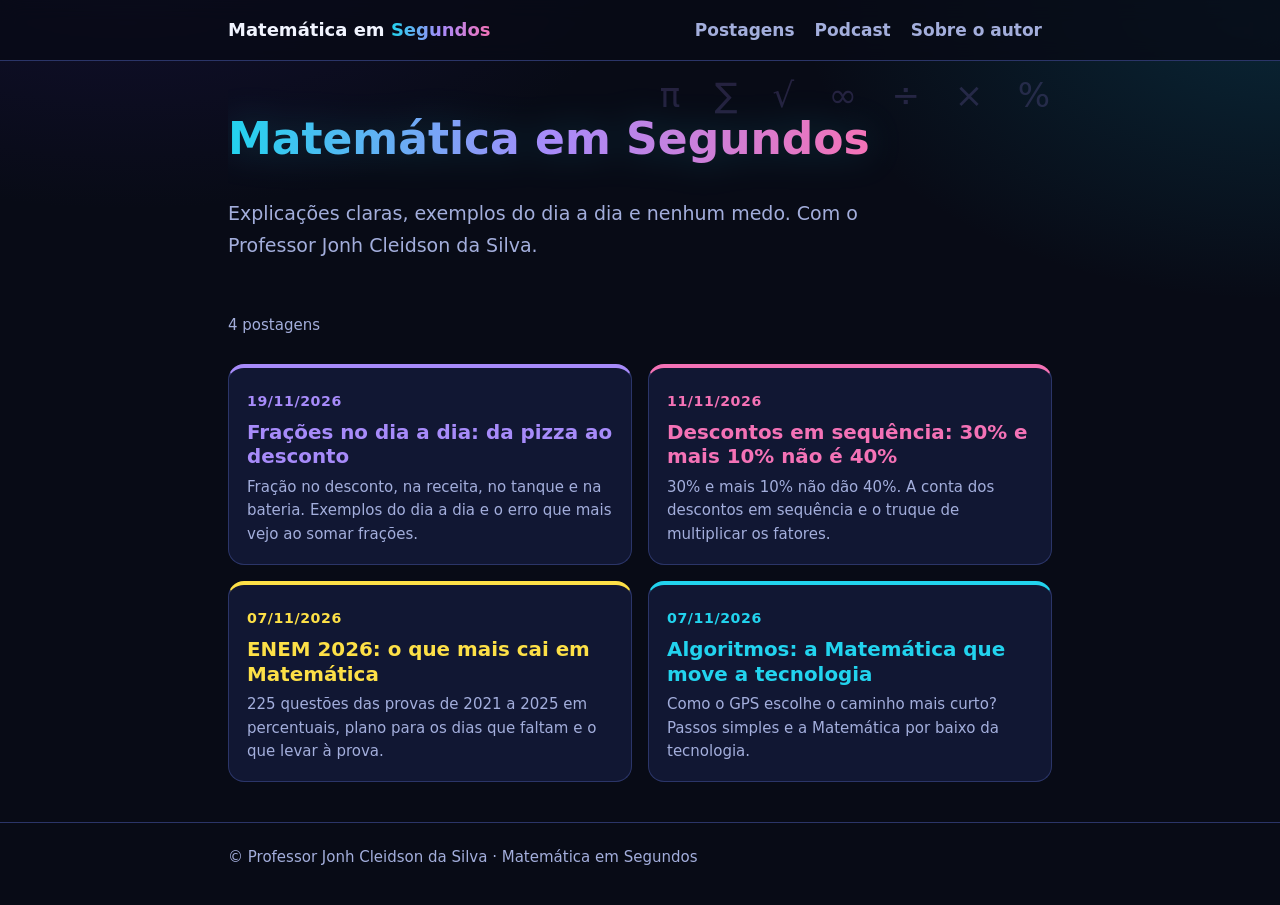
<file: index.html>
<!doctype html>
<html lang="pt-BR">
<head>
<meta charset="utf-8">
<meta name="viewport" content="width=device-width, initial-scale=1">
<title>Matemática em Segundos · Professor Jonh Cleidson da Silva</title>
<meta name="description" content="Matemática explicada com clareza, exemplos reais e sem medo. Textos do Professor Jonh Cleidson da Silva.">
<link rel="canonical" href="https://matematicaemsegundos.github.io/">
<meta property="og:type" content="website">
<meta property="og:locale" content="pt_BR">
<meta property="og:site_name" content="Matemática em Segundos">
<meta property="og:title" content="Matemática em Segundos · Professor Jonh Cleidson da Silva">
<meta property="og:description" content="Matemática explicada com clareza, exemplos reais e sem medo. Textos do Professor Jonh Cleidson da Silva.">
<meta property="og:url" content="https://matematicaemsegundos.github.io/">
<meta name="twitter:card" content="summary">
<script type="application/ld+json">{"@context": "https://schema.org", "@type": "WebSite", "name": "Matemática em Segundos", "inLanguage": "pt-BR", "url": "https://matematicaemsegundos.github.io/", "author": {"@type": "Person", "name": "Professor Jonh Cleidson da Silva"}}</script>
<link rel="stylesheet" href="assets/style.css">
</head>
<body>
<header class="top"><div class="wrap">
<a class="brand" href="./">Matemática em <b>Segundos</b></a>
<nav><a href="./">Postagens</a><a href="podcast.html">Podcast</a><a href="sobre.html">Sobre o autor</a></nav>
</div></header>
<main class="wrap">
<section class="hero">
<h1>Matemática em Segundos</h1>
<p>Explicações claras, exemplos do dia a dia e nenhum medo. Com o Professor Jonh Cleidson da Silva.</p>
</section>
<p class="meta" id="status"></p>
<div class="grid" id="lista"></div>
</main>
<footer><div class="wrap">© Professor Jonh Cleidson da Silva · Matemática em Segundos</div></footer>
<script type="application/json" id="posts">
[
{"arquivo":"posts/2026-11-19-fracoes-no-dia-a-dia.html","data":"2026-11-19","titulo":"Frações no dia a dia: da pizza ao desconto","resumo":"Fração no desconto, na receita, no tanque e na bateria. Exemplos do dia a dia e o erro que mais vejo ao somar frações.","cor":"--vi"},
{"arquivo":"posts/2026-11-11-descontos-em-sequencia.html","data":"2026-11-11","titulo":"Descontos em sequência: 30% e mais 10% não é 40%","resumo":"30% e mais 10% não dão 40%. A conta dos descontos em sequência e o truque de multiplicar os fatores.","cor":"--pk"},
{"arquivo":"posts/2026-11-07-enem-2026-matematica-o-que-mais-cai.html","data":"2026-11-07","titulo":"ENEM 2026: o que mais cai em Matemática","resumo":"225 questões das provas de 2021 a 2025 em percentuais, plano para os dias que faltam e o que levar à prova.","cor":"--ye"},
{"arquivo":"posts/2026-11-07-algoritmos-matematica-tecnologia.html","data":"2026-11-07","titulo":"Algoritmos: a Matemática que move a tecnologia","resumo":"Como o GPS escolhe o caminho mais curto? Passos simples e a Matemática por baixo da tecnologia.","cor":"--cy"}
]
</script>
<script>
(function(){
var posts=JSON.parse(document.getElementById('posts').textContent);
posts.sort(function(a,b){return b.data.localeCompare(a.data)});
var el=document.getElementById('lista'),st=document.getElementById('status');
function fmt(d){var p=d.split('-');return p[2]+'/'+p[1]+'/'+p[0]}
function esc(s){var x=document.createElement('div');x.textContent=s;return x.innerHTML}
if(!posts.length){el.innerHTML='<p class="empty">Ainda não há postagens. Volte em breve!</p>';return}
st.textContent=posts.length+(posts.length==1?' postagem':' postagens');
el.innerHTML=posts.map(function(p){return '<a class="card" style="--c:var('+p.cor+')" href="'+p.arquivo+'"><small>'+fmt(p.data)+'</small><h3>'+esc(p.titulo)+'</h3><p>'+esc(p.resumo)+'</p></a>'}).join('');
})();
</script>
</body>
</html>
</file>
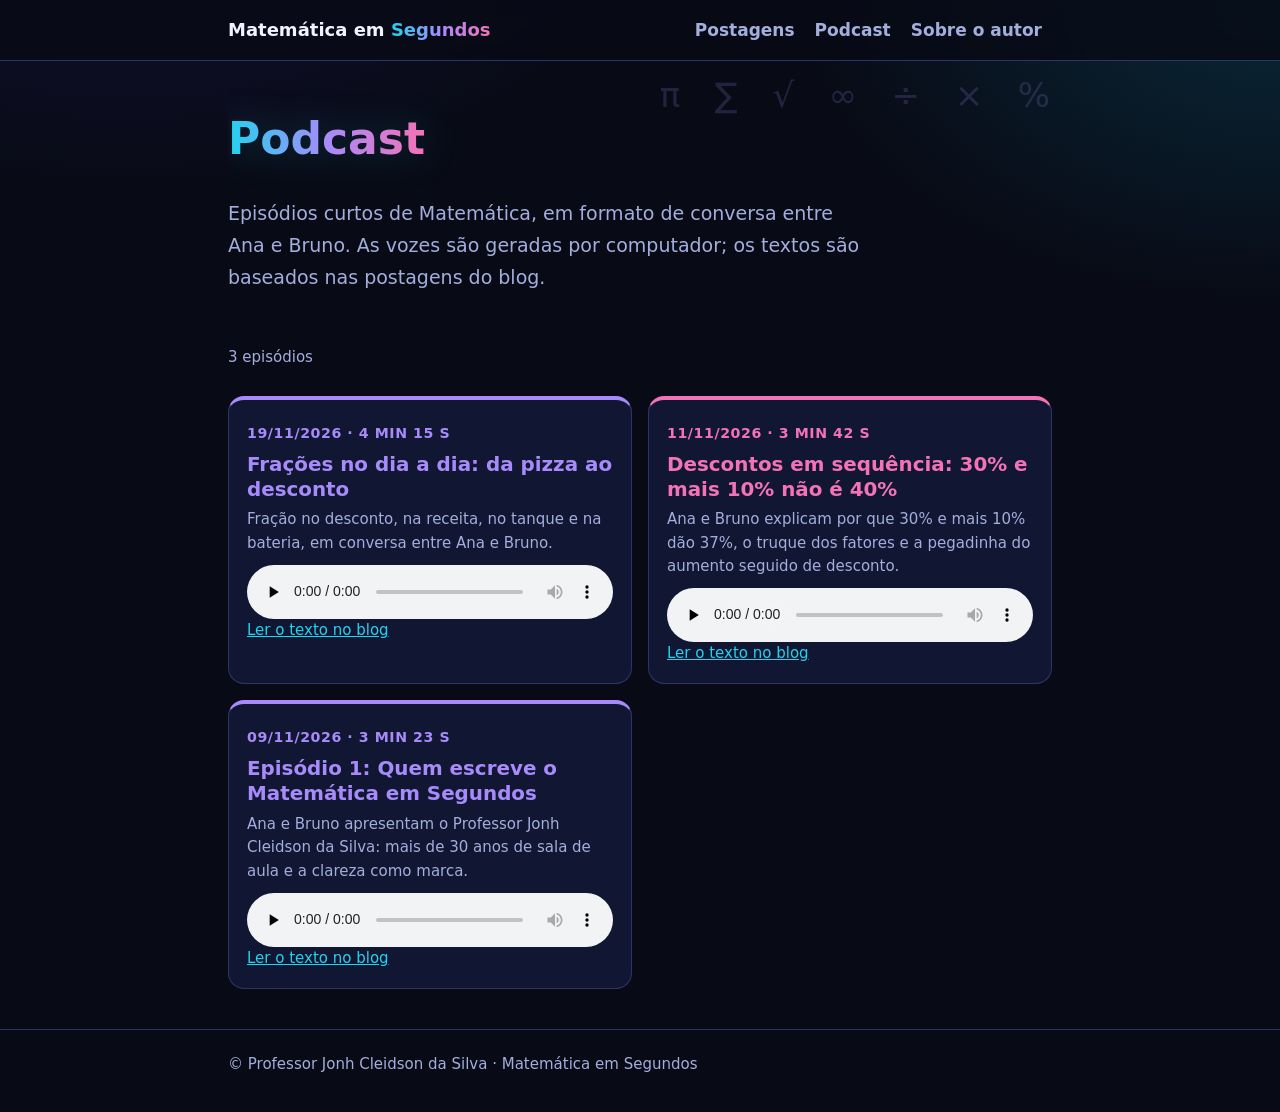
<file: podcast.html>
<!doctype html>
<html lang="pt-BR">
<head>
<meta charset="utf-8">
<meta name="viewport" content="width=device-width, initial-scale=1">
<title>Podcast · Matemática em Segundos</title>
<meta name="description" content="Episódios curtos de Matemática em formato de conversa: curiosidades, matemáticos famosos, paradoxos, conteúdos e Matemática e tecnologia.">
<link rel="canonical" href="https://matematicaemsegundos.github.io/podcast.html">
<meta property="og:type" content="website">
<meta property="og:locale" content="pt_BR">
<meta property="og:site_name" content="Matemática em Segundos">
<meta property="og:title" content="Podcast · Matemática em Segundos">
<meta property="og:description" content="Episódios curtos de Matemática em formato de conversa.">
<meta property="og:url" content="https://matematicaemsegundos.github.io/podcast.html">
<meta name="twitter:card" content="summary">
<link rel="stylesheet" href="assets/style.css">
</head>
<body>
<header class="top"><div class="wrap">
<a class="brand" href="./">Matemática em <b>Segundos</b></a>
<nav><a href="./">Postagens</a><a href="podcast.html">Podcast</a><a href="sobre.html">Sobre o autor</a></nav>
</div></header>
<main class="wrap">
<section class="hero">
<h1>Podcast</h1>
<p>Episódios curtos de Matemática, em formato de conversa entre Ana e Bruno. As vozes são geradas por computador; os textos são baseados nas postagens do blog.</p>
</section>
<p class="meta" id="status"></p>
<div class="grid" id="lista"></div>
</main>
<footer><div class="wrap">© Professor Jonh Cleidson da Silva · Matemática em Segundos</div></footer>
<script type="application/json" id="episodios">
[
{"data": "2026-11-09", "titulo": "Episódio 1: Quem escreve o Matemática em Segundos", "resumo": "Ana e Bruno apresentam o Professor Jonh Cleidson da Silva: mais de 30 anos de sala de aula e a clareza como marca.", "cor": "--vi", "duracao": "3 min 23 s", "audio": "assets/audio/2026-11-09-sobre-o-autor.mp3", "post": "sobre.html"},
{"data": "2026-11-11", "titulo": "Descontos em sequência: 30% e mais 10% não é 40%", "resumo": "Ana e Bruno explicam por que 30% e mais 10% dão 37%, o truque dos fatores e a pegadinha do aumento seguido de desconto.", "cor": "--pk", "duracao": "3 min 42 s", "audio": "assets/audio/2026-11-11-descontos-em-sequencia.mp3", "post": "posts/2026-11-11-descontos-em-sequencia.html"},
{"data": "2026-11-19", "titulo": "Frações no dia a dia: da pizza ao desconto", "resumo": "Fração no desconto, na receita, no tanque e na bateria, em conversa entre Ana e Bruno.", "cor": "--vi", "duracao": "4 min 15 s", "audio": "assets/audio/2026-11-19-fracoes-no-dia-a-dia.mp3", "post": "posts/2026-11-19-fracoes-no-dia-a-dia.html"}
]
</script>
<script>
(function(){
var eps=JSON.parse(document.getElementById('episodios').textContent);
eps.sort(function(a,b){return b.data.localeCompare(a.data)});
var el=document.getElementById('lista'),st=document.getElementById('status');
function fmt(d){var p=d.split('-');return p[2]+'/'+p[1]+'/'+p[0]}
function esc(s){var x=document.createElement('div');x.textContent=s;return x.innerHTML}
if(!eps.length){el.innerHTML='<p class="empty">Os primeiros episódios chegam em breve. Volte logo!</p>';return}
st.textContent=eps.length+(eps.length==1?' episódio':' episódios');
el.innerHTML=eps.map(function(e){return '<div class="card" style="--c:var('+e.cor+')"><small>'+fmt(e.data)+' · '+esc(e.duracao)+'</small><h3>'+esc(e.titulo)+'</h3><p>'+esc(e.resumo)+'</p><audio controls preload="none" src="'+e.audio+'"></audio>'+(e.post?'<p><a href="'+e.post+'">Ler o texto no blog</a></p>':'')+'</div>'}).join('');
})();
</script>
</body>
</html>
</file>
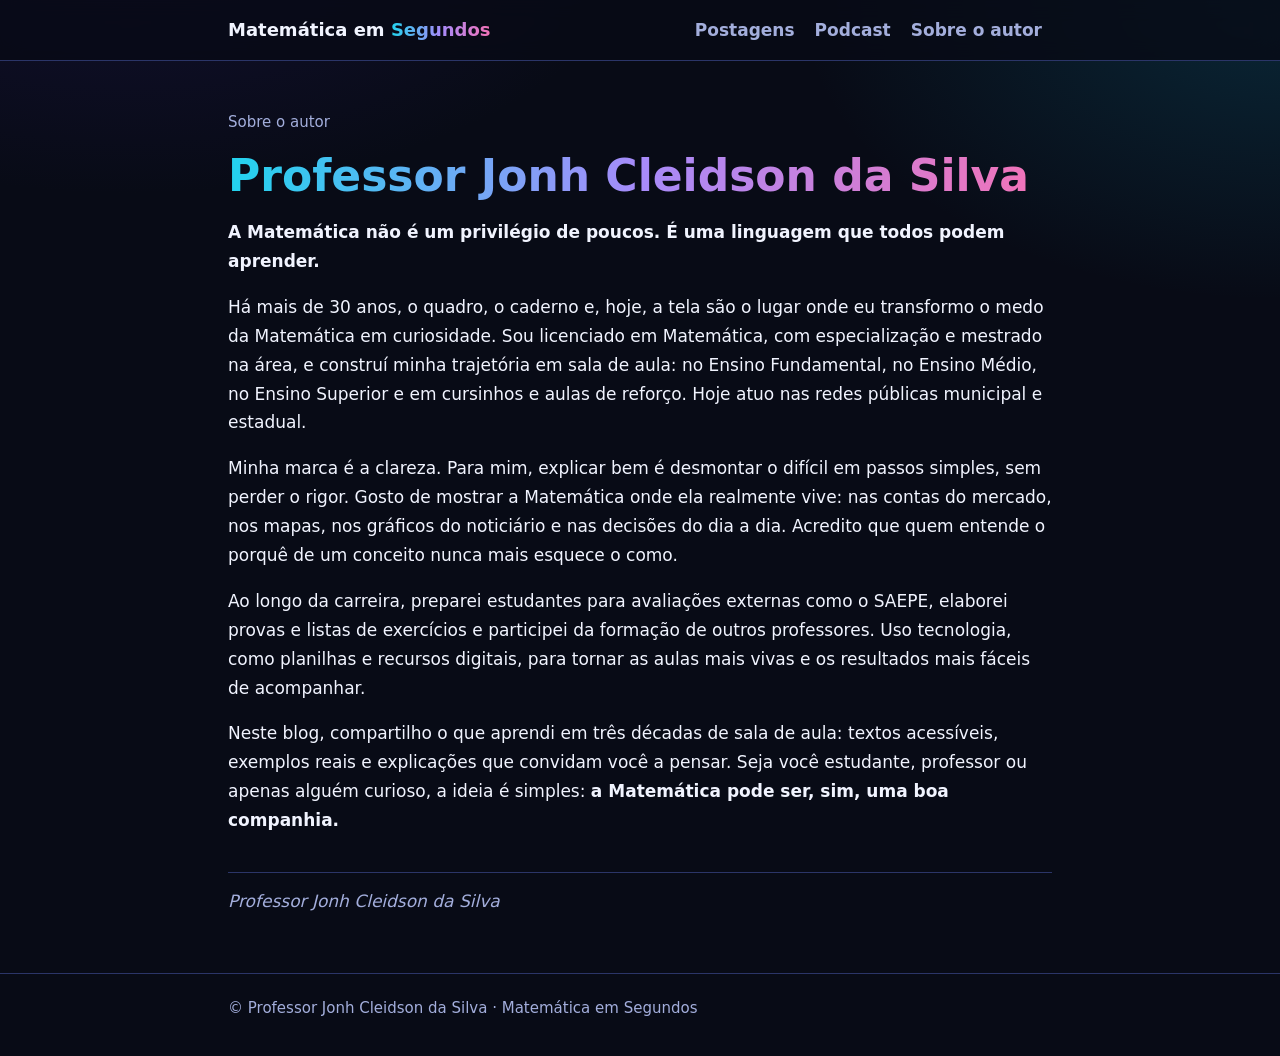
<file: sobre.html>
<!doctype html>
<html lang="pt-BR">
<head>
<meta charset="utf-8">
<meta name="viewport" content="width=device-width, initial-scale=1">
<title>Sobre o autor · Matemática em Segundos</title>
<meta name="description" content="Professor Jonh Cleidson da Silva: licenciado em Matemática, com especialização e mestrado, mais de 30 anos de sala de aula nas redes públicas.">
<link rel="canonical" href="https://matematicaemsegundos.github.io/sobre.html">
<meta property="og:type" content="website">
<meta property="og:locale" content="pt_BR">
<meta property="og:site_name" content="Matemática em Segundos">
<meta property="og:title" content="Sobre o autor · Matemática em Segundos">
<meta property="og:description" content="Matemática explicada com clareza, exemplos reais e sem medo. Textos do Professor Jonh Cleidson da Silva.">
<meta property="og:url" content="https://matematicaemsegundos.github.io/sobre.html">
<meta name="twitter:card" content="summary">
<script type="application/ld+json">{"@context": "https://schema.org", "@type": "AboutPage", "name": "Matemática em Segundos", "inLanguage": "pt-BR", "url": "https://matematicaemsegundos.github.io/sobre.html", "author": {"@type": "Person", "name": "Professor Jonh Cleidson da Silva"}}</script>
<link rel="stylesheet" href="assets/style.css">
</head>
<body>
<header class="top"><div class="wrap">
<a class="brand" href="./">Matemática em <b>Segundos</b></a>
<nav><a href="./">Postagens</a><a href="podcast.html">Podcast</a><a href="sobre.html">Sobre o autor</a></nav>
</div></header>
<main class="wrap"><article style="--c:var(--vi)">
<p class="meta">Sobre o autor</p>
<h1>Professor Jonh Cleidson da Silva</h1>
<p><strong>A Matemática não é um privilégio de poucos. É uma linguagem que todos podem aprender.</strong></p>
<p>Há mais de 30 anos, o quadro, o caderno e, hoje, a tela são o lugar onde eu transformo o medo da Matemática em curiosidade. Sou licenciado em Matemática, com especialização e mestrado na área, e construí minha trajetória em sala de aula: no Ensino Fundamental, no Ensino Médio, no Ensino Superior e em cursinhos e aulas de reforço. Hoje atuo nas redes públicas municipal e estadual.</p>
<p>Minha marca é a clareza. Para mim, explicar bem é desmontar o difícil em passos simples, sem perder o rigor. Gosto de mostrar a Matemática onde ela realmente vive: nas contas do mercado, nos mapas, nos gráficos do noticiário e nas decisões do dia a dia. Acredito que quem entende o porquê de um conceito nunca mais esquece o como.</p>
<p>Ao longo da carreira, preparei estudantes para avaliações externas como o SAEPE, elaborei provas e listas de exercícios e participei da formação de outros professores. Uso tecnologia, como planilhas e recursos digitais, para tornar as aulas mais vivas e os resultados mais fáceis de acompanhar.</p>
<p>Neste blog, compartilho o que aprendi em três décadas de sala de aula: textos acessíveis, exemplos reais e explicações que convidam você a pensar. Seja você estudante, professor ou apenas alguém curioso, a ideia é simples: <strong>a Matemática pode ser, sim, uma boa companhia.</strong></p>
<p class="sig">Professor Jonh Cleidson da Silva</p>
</article></main>
<footer><div class="wrap">© Professor Jonh Cleidson da Silva · Matemática em Segundos</div></footer>
</body>
</html>
</file>
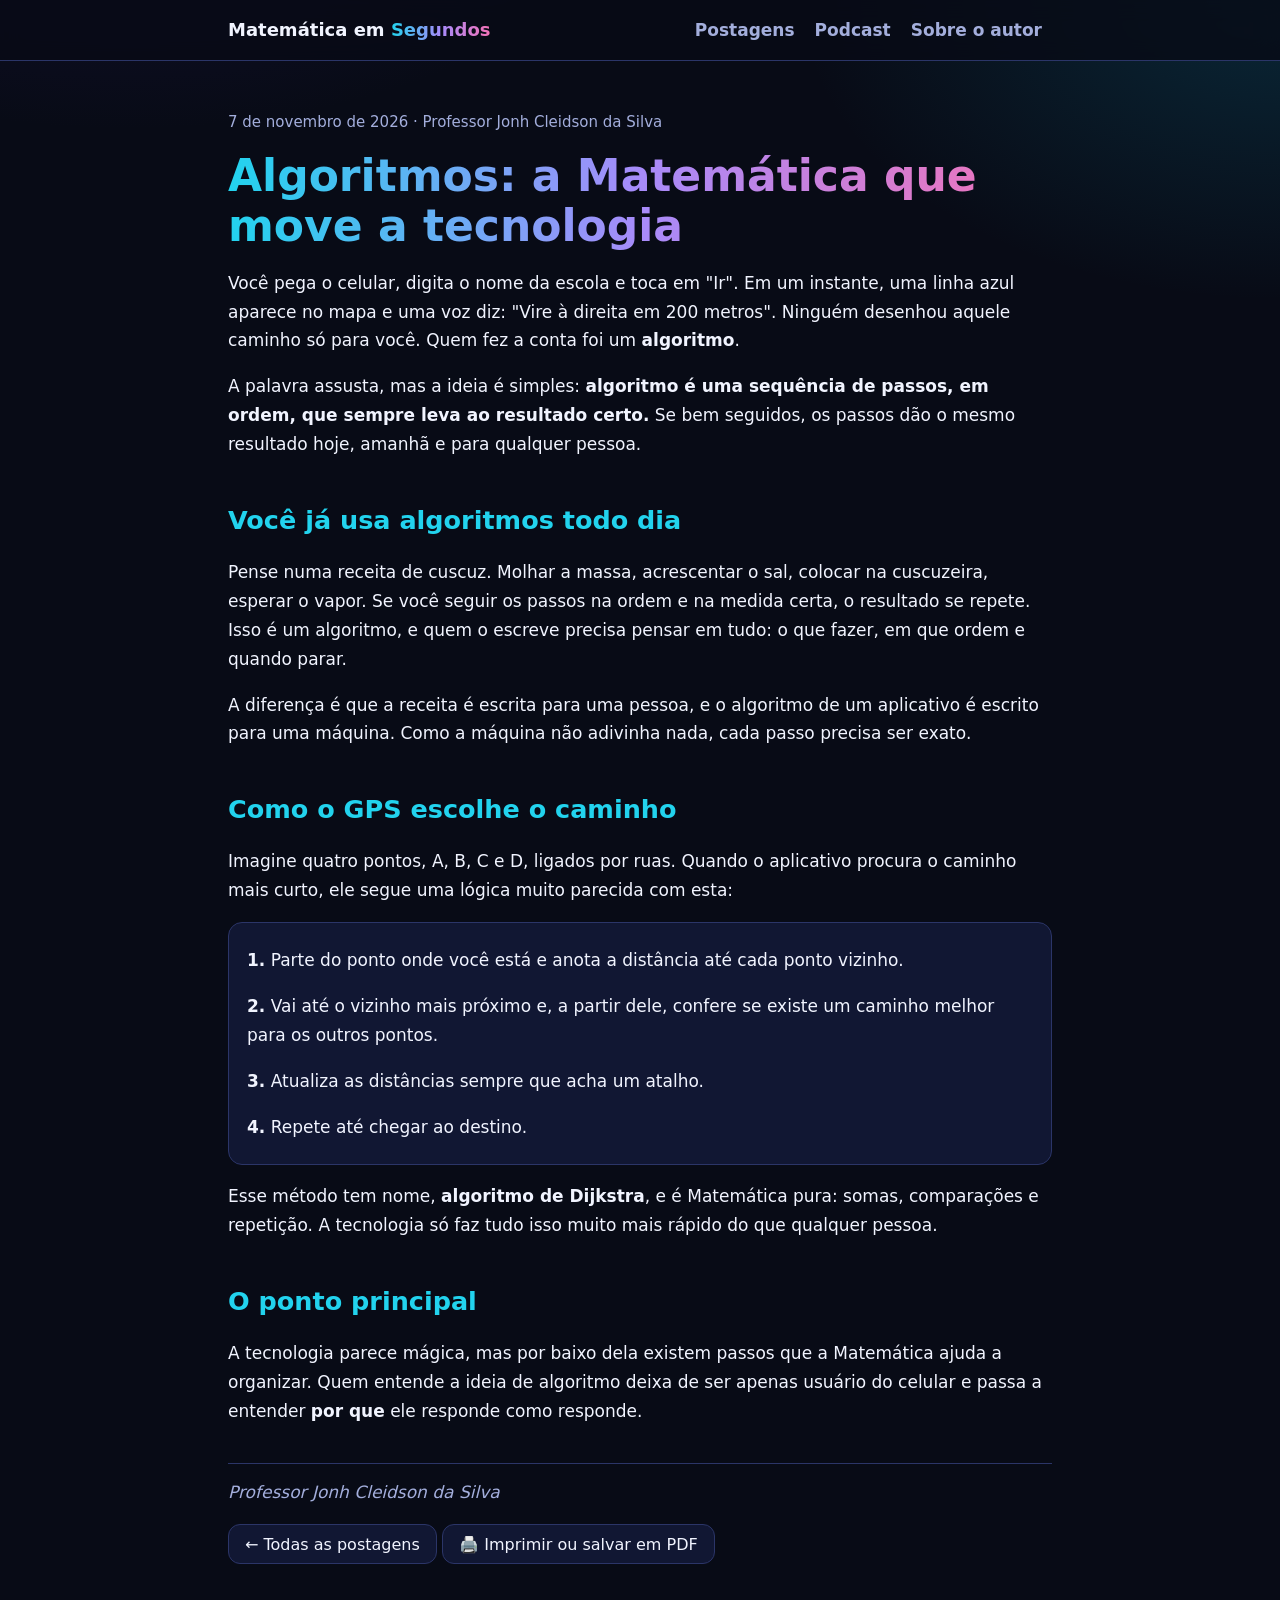
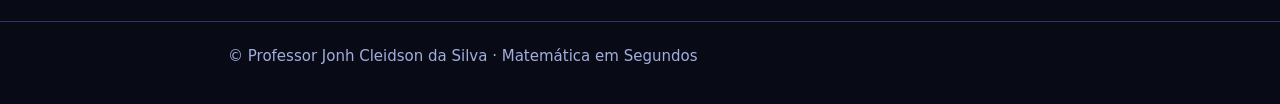
<file: posts/2026-11-07-algoritmos-matematica-tecnologia.html>
<!doctype html>
<html lang="pt-BR">
<head>
<meta charset="utf-8">
<meta name="viewport" content="width=device-width, initial-scale=1">
<title>Algoritmos: a Matemática que move a tecnologia · Matemática em Segundos</title>
<meta name="description" content="Como o GPS escolhe o caminho mais curto? Por trás da tecnologia há passos simples, e a Matemática ajuda a organizá-los.">
<link rel="canonical" href="https://matematicaemsegundos.github.io/posts/2026-11-07-algoritmos-matematica-tecnologia.html">
<meta property="og:type" content="article">
<meta property="og:locale" content="pt_BR">
<meta property="og:site_name" content="Matemática em Segundos">
<meta property="og:title" content="Algoritmos: a Matemática que move a tecnologia · Matemática em Segundos">
<meta property="og:description" content="Como o GPS escolhe o caminho mais curto? Por trás da tecnologia há passos simples, e a Matemática ajuda a organizá-los.">
<meta property="og:url" content="https://matematicaemsegundos.github.io/posts/2026-11-07-algoritmos-matematica-tecnologia.html">
<meta name="twitter:card" content="summary">
<script type="application/ld+json">{"@context": "https://schema.org", "@type": "Article", "headline": "Algoritmos: a Matemática que move a tecnologia", "description": "Como o GPS escolhe o caminho mais curto? Por trás da tecnologia há passos simples, e a Matemática ajuda a organizá-los.", "inLanguage": "pt-BR", "datePublished": "2026-11-07", "author": {"@type": "Person", "name": "Professor Jonh Cleidson da Silva"}, "publisher": {"@type": "Organization", "name": "Matemática em Segundos"}, "mainEntityOfPage": "https://matematicaemsegundos.github.io/posts/2026-11-07-algoritmos-matematica-tecnologia.html"}</script>
<link rel="stylesheet" href="../assets/style.css">
</head>
<body>
<header class="top"><div class="wrap">
<a class="brand" href="../">Matemática em <b>Segundos</b></a>
<nav><a href="../">Postagens</a><a href="../podcast.html">Podcast</a><a href="../sobre.html">Sobre o autor</a></nav>
</div></header>
<main class="wrap"><article>
<p class="meta">7 de novembro de 2026 · Professor Jonh Cleidson da Silva</p>
<h1>Algoritmos: a Matemática que move a tecnologia</h1>

<p>Você pega o celular, digita o nome da escola e toca em "Ir". Em um instante, uma linha azul aparece no mapa e uma voz diz: "Vire à direita em 200 metros". Ninguém desenhou aquele caminho só para você. Quem fez a conta foi um <strong>algoritmo</strong>.</p>

<p>A palavra assusta, mas a ideia é simples: <strong>algoritmo é uma sequência de passos, em ordem, que sempre leva ao resultado certo.</strong> Se bem seguidos, os passos dão o mesmo resultado hoje, amanhã e para qualquer pessoa.</p>

<h2>Você já usa algoritmos todo dia</h2>
<p>Pense numa receita de cuscuz. Molhar a massa, acrescentar o sal, colocar na cuscuzeira, esperar o vapor. Se você seguir os passos na ordem e na medida certa, o resultado se repete. Isso é um algoritmo, e quem o escreve precisa pensar em tudo: o que fazer, em que ordem e quando parar.</p>
<p>A diferença é que a receita é escrita para uma pessoa, e o algoritmo de um aplicativo é escrito para uma máquina. Como a máquina não adivinha nada, cada passo precisa ser exato.</p>

<h2>Como o GPS escolhe o caminho</h2>
<p>Imagine quatro pontos, A, B, C e D, ligados por ruas. Quando o aplicativo procura o caminho mais curto, ele segue uma lógica muito parecida com esta:</p>
<div class="ex">
<p><strong>1.</strong> Parte do ponto onde você está e anota a distância até cada ponto vizinho.</p>
<p><strong>2.</strong> Vai até o vizinho mais próximo e, a partir dele, confere se existe um caminho melhor para os outros pontos.</p>
<p><strong>3.</strong> Atualiza as distâncias sempre que acha um atalho.</p>
<p><strong>4.</strong> Repete até chegar ao destino.</p>
</div>
<p>Esse método tem nome, <strong>algoritmo de Dijkstra</strong>, e é Matemática pura: somas, comparações e repetição. A tecnologia só faz tudo isso muito mais rápido do que qualquer pessoa.</p>

<h2>O ponto principal</h2>
<p>A tecnologia parece mágica, mas por baixo dela existem passos que a Matemática ajuda a organizar. Quem entende a ideia de algoritmo deixa de ser apenas usuário do celular e passa a entender <strong>por que</strong> ele responde como responde.</p>

<p class="sig">Professor Jonh Cleidson da Silva</p>
<p class="noprint"><a class="btn" href="../">← Todas as postagens</a> <button class="btn" onclick="window.print()">🖨️ Imprimir ou salvar em PDF</button></p>
</article></main>
<footer><div class="wrap">© Professor Jonh Cleidson da Silva · Matemática em Segundos</div></footer>
</body>
</html>
</file>
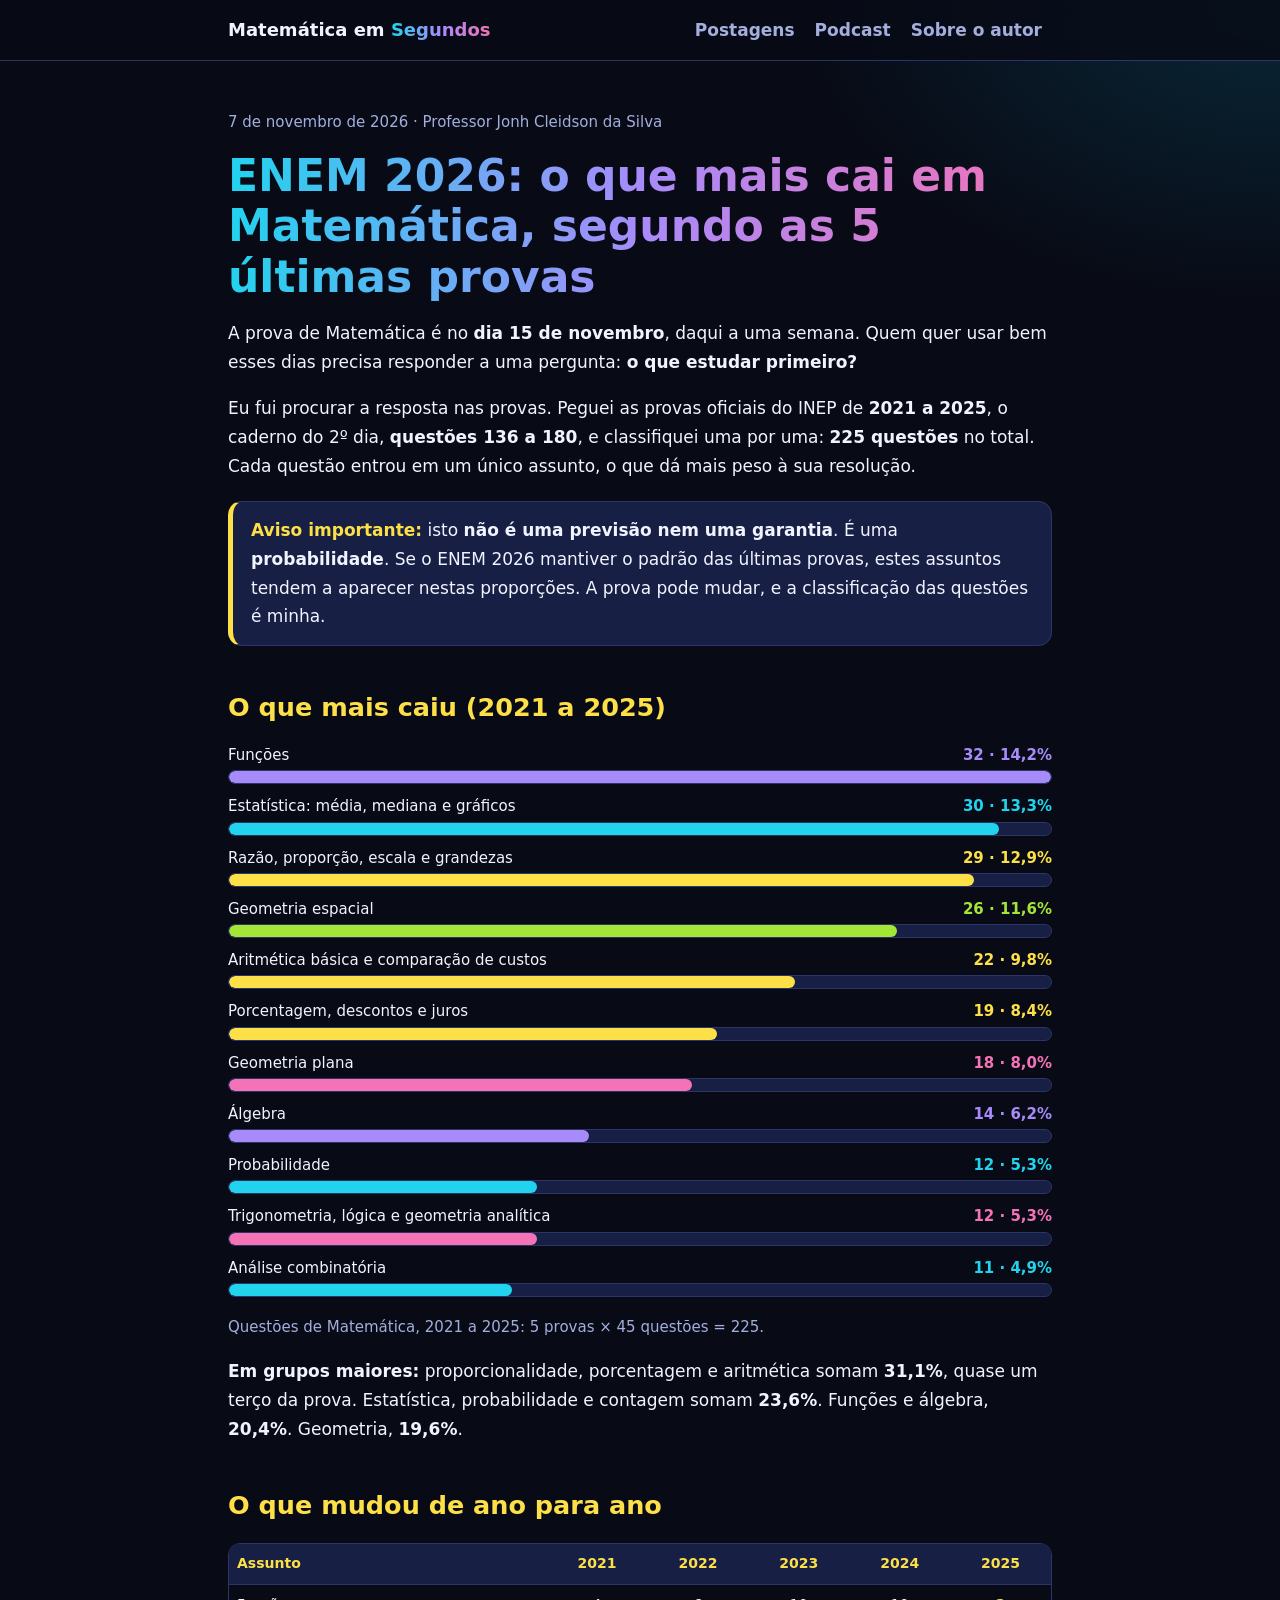
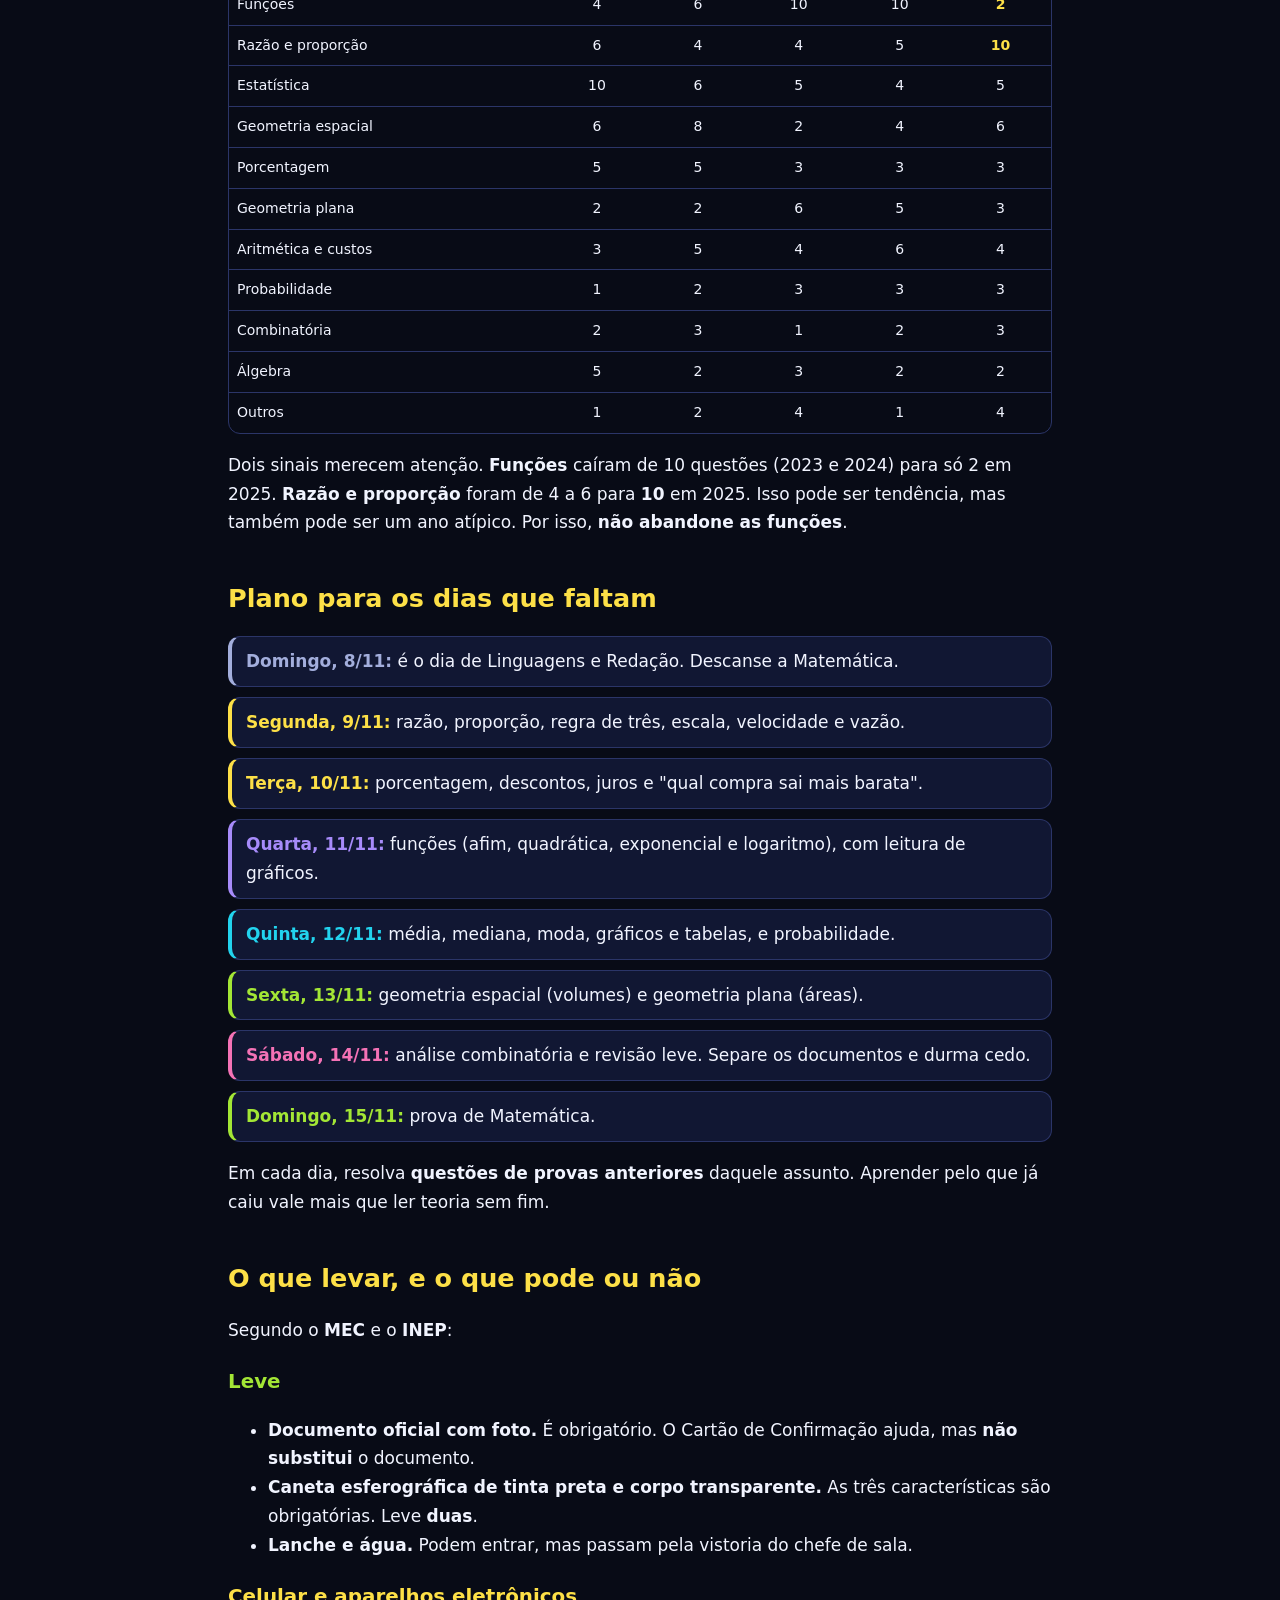
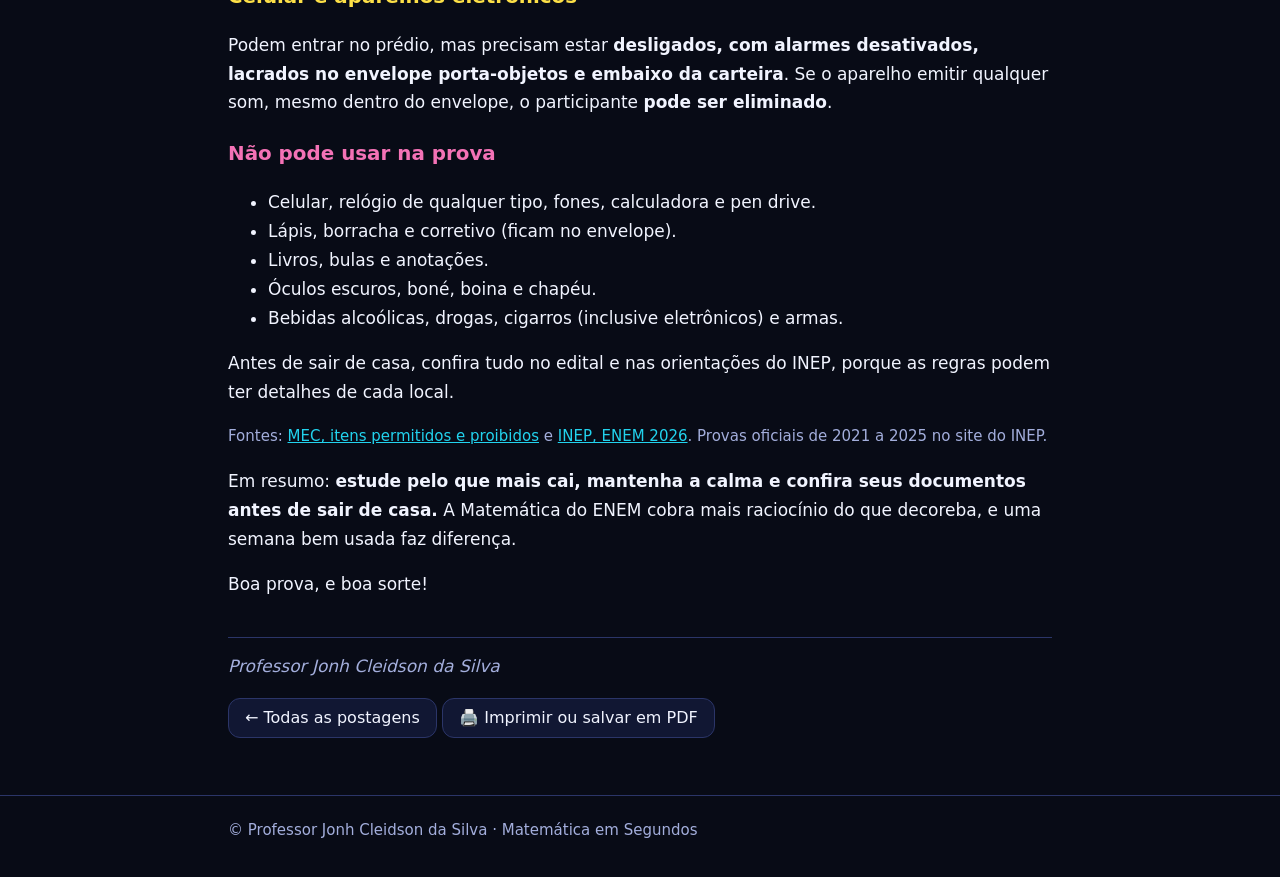
<file: posts/2026-11-07-enem-2026-matematica-o-que-mais-cai.html>
<!doctype html>
<html lang="pt-BR">
<head>
<meta charset="utf-8">
<meta name="viewport" content="width=device-width, initial-scale=1">
<title>ENEM 2026: o que mais cai em Matemática · Matemática em Segundos</title>
<meta name="description" content="Análise de 225 questões de Matemática das provas do ENEM de 2021 a 2025: o que mais caiu, em percentuais, e um plano para os dias que antecedem a prova.">
<link rel="canonical" href="https://matematicaemsegundos.github.io/posts/2026-11-07-enem-2026-matematica-o-que-mais-cai.html">
<meta property="og:type" content="article">
<meta property="og:locale" content="pt_BR">
<meta property="og:site_name" content="Matemática em Segundos">
<meta property="og:title" content="ENEM 2026: o que mais cai em Matemática · Matemática em Segundos">
<meta property="og:description" content="Análise de 225 questões de Matemática das provas do ENEM de 2021 a 2025: o que mais caiu, em percentuais, e um plano para os dias que antecedem a prova.">
<meta property="og:url" content="https://matematicaemsegundos.github.io/posts/2026-11-07-enem-2026-matematica-o-que-mais-cai.html">
<meta name="twitter:card" content="summary">
<script type="application/ld+json">{"@context": "https://schema.org", "@type": "Article", "headline": "ENEM 2026: o que mais cai em Matemática, segundo as 5 últimas provas", "description": "Análise de 225 questões de Matemática das provas do ENEM de 2021 a 2025: o que mais caiu, em percentuais, e um plano para os dias que antecedem a prova.", "inLanguage": "pt-BR", "datePublished": "2026-11-07", "author": {"@type": "Person", "name": "Professor Jonh Cleidson da Silva"}, "publisher": {"@type": "Organization", "name": "Matemática em Segundos"}, "mainEntityOfPage": "https://matematicaemsegundos.github.io/posts/2026-11-07-enem-2026-matematica-o-que-mais-cai.html"}</script>
<link rel="stylesheet" href="../assets/style.css">
<style>
.aviso{background:var(--panel2);border:1px solid var(--line);border-left:5px solid var(--ye);border-radius:14px;padding:14px 18px;margin:20px 0}
.aviso b{color:var(--ye)}
.bars{display:grid;gap:12px;margin:18px 0}
.bar{min-width:0}
.bar .top{display:flex;justify-content:space-between;gap:10px;font-size:15px;line-height:1.35}
.bar .top span:first-child{overflow-wrap:anywhere}
.bar .top b{color:var(--c);white-space:nowrap}
.bar .track{height:14px;border-radius:8px;background:var(--panel2);border:1px solid var(--line);overflow:hidden;margin-top:5px}
.bar .fill{height:100%;background:var(--c);border-radius:8px}
.tablebox{overflow:auto;-webkit-overflow-scrolling:touch;border:1px solid var(--line);border-radius:12px;margin:14px 0}
table{border-collapse:collapse;width:100%;font-size:14px}
th,td{padding:8px 4px;border-bottom:1px solid var(--line);text-align:center;white-space:nowrap}
th:first-child,td:first-child{text-align:left;white-space:normal;min-width:92px;padding-left:8px}
thead th{position:sticky;top:0;background:var(--panel2);color:var(--c)}
tr:last-child td{border-bottom:0}
td.hl{color:var(--ye);font-weight:800}
.plano{list-style:none;padding:0;display:grid;gap:10px}
.plano li{background:var(--panel);border:1px solid var(--line);border-left:4px solid var(--c);border-radius:12px;padding:10px 14px}
.plano li b{color:var(--c)}
.plano li.fim{--c:var(--li)}
.lista h3{margin-bottom:.2em;color:var(--c)}
@media print{.bar .track{border-color:#888}.bar .fill{background:#0a5;-webkit-print-color-adjust:exact;print-color-adjust:exact}thead th{position:static}.aviso{border-color:#888}}
</style>
</head>
<body>
<header class="top"><div class="wrap">
<a class="brand" href="../">Matemática em <b>Segundos</b></a>
<nav><a href="../">Postagens</a><a href="../podcast.html">Podcast</a><a href="../sobre.html">Sobre o autor</a></nav>
</div></header>
<main class="wrap"><article style="--c:var(--ye)">
<p class="meta">7 de novembro de 2026 · Professor Jonh Cleidson da Silva</p>
<h1>ENEM 2026: o que mais cai em Matemática, segundo as 5 últimas provas</h1>

<p>A prova de Matemática é no <strong>dia 15 de novembro</strong>, daqui a uma semana. Quem quer usar bem esses dias precisa responder a uma pergunta: <strong>o que estudar primeiro?</strong></p>

<p>Eu fui procurar a resposta nas provas. Peguei as provas oficiais do INEP de <strong>2021 a 2025</strong>, o caderno do 2º dia, <strong>questões 136 a 180</strong>, e classifiquei uma por uma: <strong>225 questões</strong> no total. Cada questão entrou em um único assunto, o que dá mais peso à sua resolução.</p>

<div class="aviso"><b>Aviso importante:</b> isto <strong>não é uma previsão nem uma garantia</strong>. É uma <strong>probabilidade</strong>. Se o ENEM 2026 mantiver o padrão das últimas provas, estes assuntos tendem a aparecer nestas proporções. A prova pode mudar, e a classificação das questões é minha.</div>

<h2>O que mais caiu (2021 a 2025)</h2>
<div class="bars" role="img" aria-label="Gráfico de barras com o percentual de questões por assunto, de 2021 a 2025">
<div class="bar" style="--c:var(--vi)"><div class="top"><span>Funções</span><b>32 · 14,2%</b></div><div class="track"><div class="fill" style="width:100%"></div></div></div>
<div class="bar" style="--c:var(--cy)"><div class="top"><span>Estatística: média, mediana e gráficos</span><b>30 · 13,3%</b></div><div class="track"><div class="fill" style="width:93.7%"></div></div></div>
<div class="bar" style="--c:var(--ye)"><div class="top"><span>Razão, proporção, escala e grandezas</span><b>29 · 12,9%</b></div><div class="track"><div class="fill" style="width:90.6%"></div></div></div>
<div class="bar" style="--c:var(--li)"><div class="top"><span>Geometria espacial</span><b>26 · 11,6%</b></div><div class="track"><div class="fill" style="width:81.3%"></div></div></div>
<div class="bar" style="--c:var(--ye)"><div class="top"><span>Aritmética básica e comparação de custos</span><b>22 · 9,8%</b></div><div class="track"><div class="fill" style="width:68.8%"></div></div></div>
<div class="bar" style="--c:var(--ye)"><div class="top"><span>Porcentagem, descontos e juros</span><b>19 · 8,4%</b></div><div class="track"><div class="fill" style="width:59.4%"></div></div></div>
<div class="bar" style="--c:var(--pk)"><div class="top"><span>Geometria plana</span><b>18 · 8,0%</b></div><div class="track"><div class="fill" style="width:56.3%"></div></div></div>
<div class="bar" style="--c:var(--vi)"><div class="top"><span>Álgebra</span><b>14 · 6,2%</b></div><div class="track"><div class="fill" style="width:43.8%"></div></div></div>
<div class="bar" style="--c:var(--cy)"><div class="top"><span>Probabilidade</span><b>12 · 5,3%</b></div><div class="track"><div class="fill" style="width:37.5%"></div></div></div>
<div class="bar" style="--c:var(--pk)"><div class="top"><span>Trigonometria, lógica e geometria analítica</span><b>12 · 5,3%</b></div><div class="track"><div class="fill" style="width:37.5%"></div></div></div>
<div class="bar" style="--c:var(--cy)"><div class="top"><span>Análise combinatória</span><b>11 · 4,9%</b></div><div class="track"><div class="fill" style="width:34.4%"></div></div></div>
</div>
<p class="meta">Questões de Matemática, 2021 a 2025: 5 provas × 45 questões = 225.</p>

<p><strong>Em grupos maiores:</strong> proporcionalidade, porcentagem e aritmética somam <strong>31,1%</strong>, quase um terço da prova. Estatística, probabilidade e contagem somam <strong>23,6%</strong>. Funções e álgebra, <strong>20,4%</strong>. Geometria, <strong>19,6%</strong>.</p>

<h2>O que mudou de ano para ano</h2>
<div class="tablebox"><table>
<thead><tr><th>Assunto</th><th>2021</th><th>2022</th><th>2023</th><th>2024</th><th>2025</th></tr></thead>
<tbody>
<tr><td>Funções</td><td>4</td><td>6</td><td>10</td><td>10</td><td class="hl">2</td></tr>
<tr><td>Razão e proporção</td><td>6</td><td>4</td><td>4</td><td>5</td><td class="hl">10</td></tr>
<tr><td>Estatística</td><td>10</td><td>6</td><td>5</td><td>4</td><td>5</td></tr>
<tr><td>Geometria espacial</td><td>6</td><td>8</td><td>2</td><td>4</td><td>6</td></tr>
<tr><td>Porcentagem</td><td>5</td><td>5</td><td>3</td><td>3</td><td>3</td></tr>
<tr><td>Geometria plana</td><td>2</td><td>2</td><td>6</td><td>5</td><td>3</td></tr>
<tr><td>Aritmética e custos</td><td>3</td><td>5</td><td>4</td><td>6</td><td>4</td></tr>
<tr><td>Probabilidade</td><td>1</td><td>2</td><td>3</td><td>3</td><td>3</td></tr>
<tr><td>Combinatória</td><td>2</td><td>3</td><td>1</td><td>2</td><td>3</td></tr>
<tr><td>Álgebra</td><td>5</td><td>2</td><td>3</td><td>2</td><td>2</td></tr>
<tr><td>Outros</td><td>1</td><td>2</td><td>4</td><td>1</td><td>4</td></tr>
</tbody></table></div>
<p>Dois sinais merecem atenção. <strong>Funções</strong> caíram de 10 questões (2023 e 2024) para só 2 em 2025. <strong>Razão e proporção</strong> foram de 4 a 6 para <strong>10</strong> em 2025. Isso pode ser tendência, mas também pode ser um ano atípico. Por isso, <strong>não abandone as funções</strong>.</p>

<h2>Plano para os dias que faltam</h2>
<ul class="plano">
<li style="--c:var(--mut)"><b>Domingo, 8/11:</b> é o dia de Linguagens e Redação. Descanse a Matemática.</li>
<li style="--c:var(--ye)"><b>Segunda, 9/11:</b> razão, proporção, regra de três, escala, velocidade e vazão.</li>
<li style="--c:var(--ye)"><b>Terça, 10/11:</b> porcentagem, descontos, juros e "qual compra sai mais barata".</li>
<li style="--c:var(--vi)"><b>Quarta, 11/11:</b> funções (afim, quadrática, exponencial e logaritmo), com leitura de gráficos.</li>
<li style="--c:var(--cy)"><b>Quinta, 12/11:</b> média, mediana, moda, gráficos e tabelas, e probabilidade.</li>
<li style="--c:var(--li)"><b>Sexta, 13/11:</b> geometria espacial (volumes) e geometria plana (áreas).</li>
<li style="--c:var(--pk)"><b>Sábado, 14/11:</b> análise combinatória e revisão leve. Separe os documentos e durma cedo.</li>
<li class="fim"><b>Domingo, 15/11:</b> prova de Matemática.</li>
</ul>
<p>Em cada dia, resolva <strong>questões de provas anteriores</strong> daquele assunto. Aprender pelo que já caiu vale mais que ler teoria sem fim.</p>

<h2>O que levar, e o que pode ou não</h2>
<p>Segundo o <strong>MEC</strong> e o <strong>INEP</strong>:</p>

<div class="lista" style="--c:var(--li)">
<h3>Leve</h3>
<ul>
<li><strong>Documento oficial com foto.</strong> É obrigatório. O Cartão de Confirmação ajuda, mas <strong>não substitui</strong> o documento.</li>
<li><strong>Caneta esferográfica de tinta preta e corpo transparente.</strong> As três características são obrigatórias. Leve <strong>duas</strong>.</li>
<li><strong>Lanche e água.</strong> Podem entrar, mas passam pela vistoria do chefe de sala.</li>
</ul>
</div>

<div class="lista" style="--c:var(--ye)">
<h3>Celular e aparelhos eletrônicos</h3>
<p>Podem entrar no prédio, mas precisam estar <strong>desligados, com alarmes desativados, lacrados no envelope porta-objetos e embaixo da carteira</strong>. Se o aparelho emitir qualquer som, mesmo dentro do envelope, o participante <strong>pode ser eliminado</strong>.</p>
</div>

<div class="lista" style="--c:var(--pk)">
<h3>Não pode usar na prova</h3>
<ul>
<li>Celular, relógio de qualquer tipo, fones, calculadora e pen drive.</li>
<li>Lápis, borracha e corretivo (ficam no envelope).</li>
<li>Livros, bulas e anotações.</li>
<li>Óculos escuros, boné, boina e chapéu.</li>
<li>Bebidas alcoólicas, drogas, cigarros (inclusive eletrônicos) e armas.</li>
</ul>
</div>

<p>Antes de sair de casa, confira tudo no edital e nas orientações do INEP, porque as regras podem ter detalhes de cada local.</p>
<p class="meta">Fontes: <a href="https://www.gov.br/mec/pt-br/enem/fique-por-dentro/documento-caneta-lanche-celular-e-envelope-porta-objetos-prepare-se-para-a-prova-sem-correr-risco-de-eliminacao">MEC, itens permitidos e proibidos</a> e <a href="https://www.gov.br/inep/pt-br/centrais-de-conteudo/noticias/enem/enem-2026-primeiro-dia-de-provas-ocorre-neste-domingo-8">INEP, ENEM 2026</a>. Provas oficiais de 2021 a 2025 no site do INEP.</p>

<p>Em resumo: <strong>estude pelo que mais cai, mantenha a calma e confira seus documentos antes de sair de casa.</strong> A Matemática do ENEM cobra mais raciocínio do que decoreba, e uma semana bem usada faz diferença.</p>
<p>Boa prova, e boa sorte!</p>

<p class="sig">Professor Jonh Cleidson da Silva</p>
<p class="noprint"><a class="btn" href="../">← Todas as postagens</a> <button class="btn" onclick="window.print()">🖨️ Imprimir ou salvar em PDF</button></p>
</article></main>
<footer><div class="wrap">© Professor Jonh Cleidson da Silva · Matemática em Segundos</div></footer>
</body>
</html>
</file>
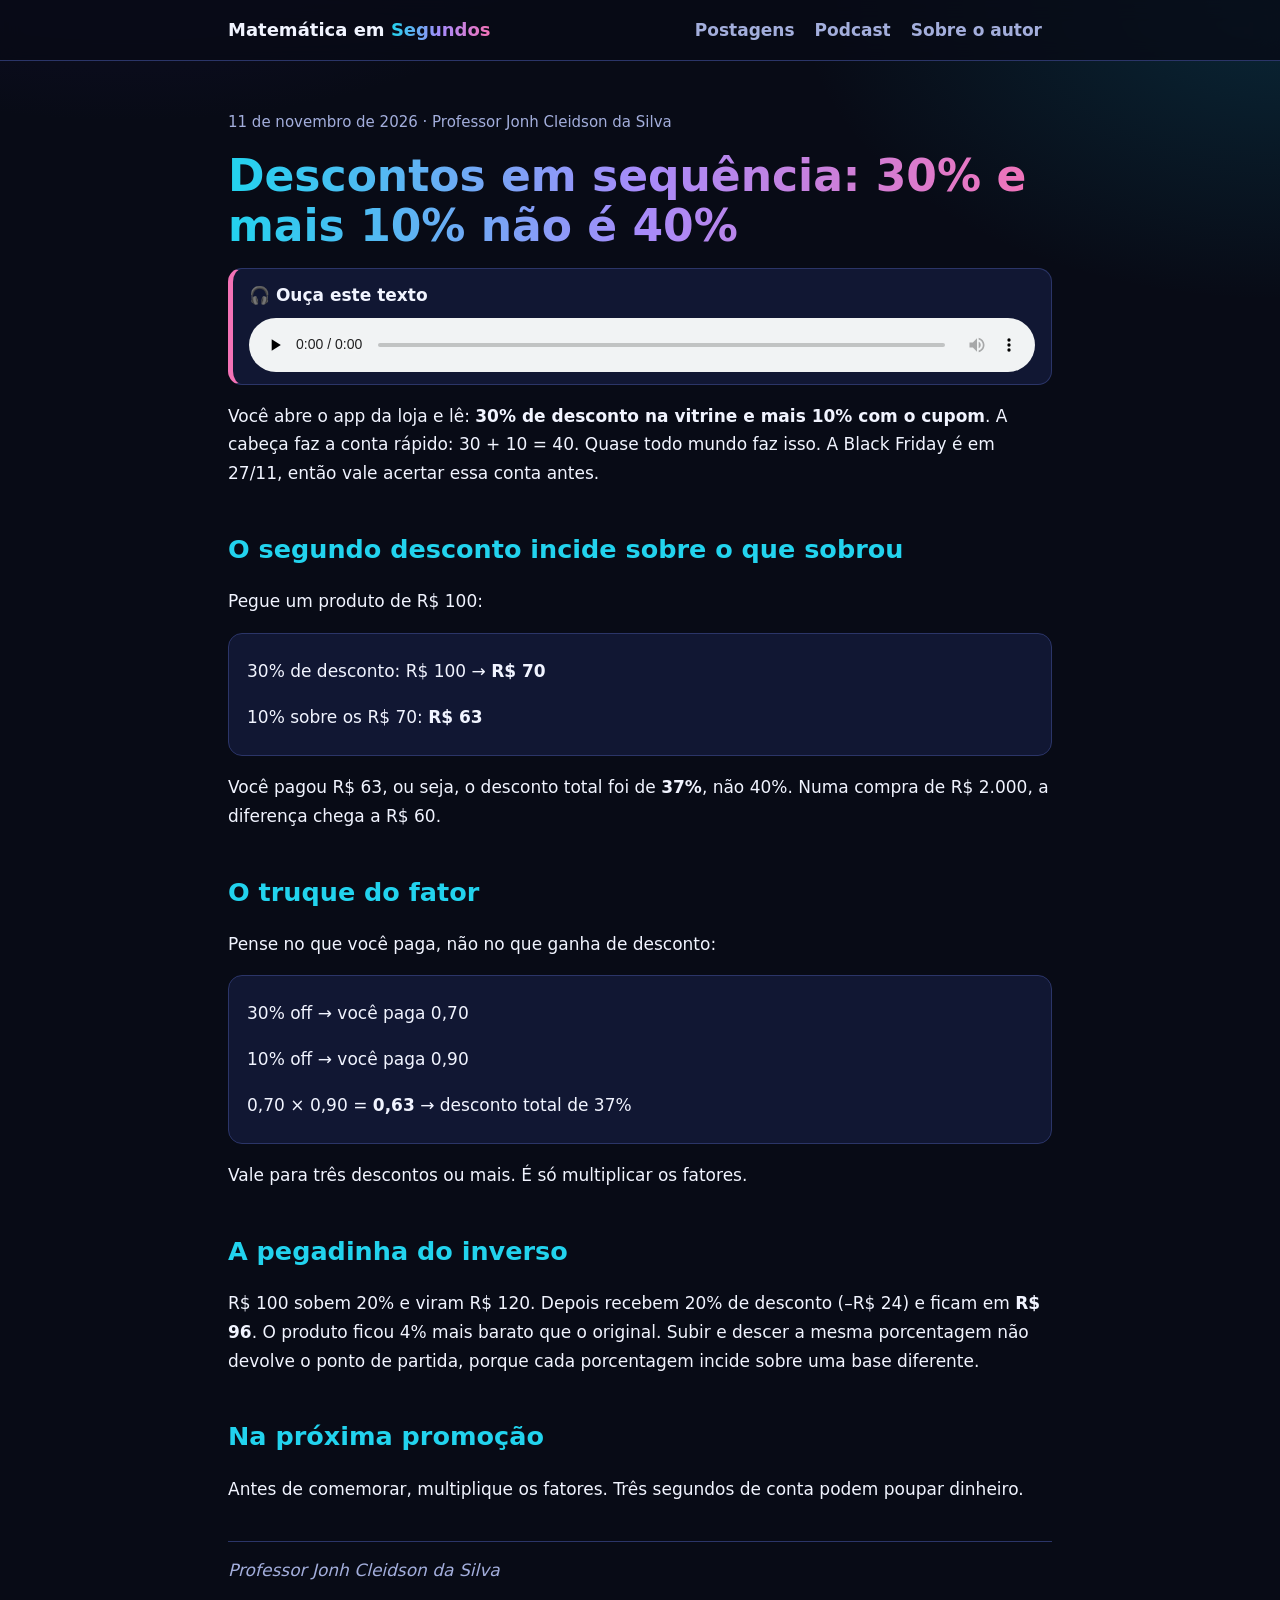
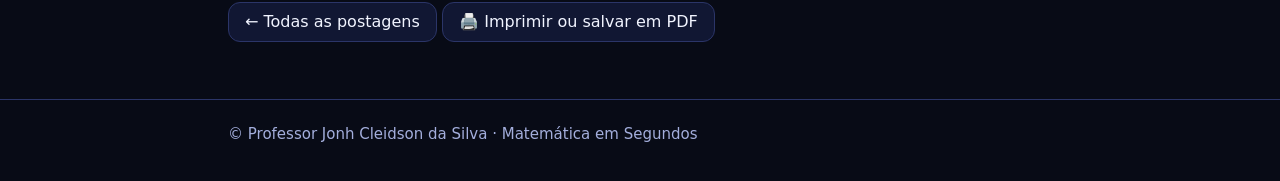
<file: posts/2026-11-11-descontos-em-sequencia.html>
<!doctype html>
<html lang="pt-BR">
<head>
<meta charset="utf-8">
<meta name="viewport" content="width=device-width, initial-scale=1">
<title>Descontos em sequência: 30% e mais 10% não é 40% · Matemática em Segundos</title>
<meta name="description" content="Quando a loja anuncia 30% e mais 10% de desconto, o total não é 40%. Veja a conta e o truque dos fatores.">
<link rel="canonical" href="https://matematicaemsegundos.github.io/posts/2026-11-11-descontos-em-sequencia.html">
<meta property="og:type" content="article">
<meta property="og:locale" content="pt_BR">
<meta property="og:site_name" content="Matemática em Segundos">
<meta property="og:title" content="Descontos em sequência: 30% e mais 10% não é 40% · Matemática em Segundos">
<meta property="og:description" content="Quando a loja anuncia 30% e mais 10% de desconto, o total não é 40%. Veja a conta e o truque dos fatores.">
<meta property="og:url" content="https://matematicaemsegundos.github.io/posts/2026-11-11-descontos-em-sequencia.html">
<meta name="twitter:card" content="summary">
<script type="application/ld+json">{"@context": "https://schema.org", "@type": "Article", "headline": "Descontos em sequência: 30% e mais 10% não é 40%", "description": "Quando a loja anuncia 30% e mais 10% de desconto, o total não é 40%. Veja a conta e o truque dos fatores.", "inLanguage": "pt-BR", "datePublished": "2026-11-11", "author": {"@type": "Person", "name": "Professor Jonh Cleidson da Silva"}, "publisher": {"@type": "Organization", "name": "Matemática em Segundos"}, "mainEntityOfPage": "https://matematicaemsegundos.github.io/posts/2026-11-11-descontos-em-sequencia.html"}</script>
<link rel="stylesheet" href="../assets/style.css">
</head>
<body>
<header class="top"><div class="wrap">
<a class="brand" href="../">Matemática em <b>Segundos</b></a>
<nav><a href="../">Postagens</a><a href="../podcast.html">Podcast</a><a href="../sobre.html">Sobre o autor</a></nav>
</div></header>
<main class="wrap"><article>
<p class="meta">11 de novembro de 2026 · Professor Jonh Cleidson da Silva</p>
<h1>Descontos em sequência: 30% e mais 10% não é 40%</h1>
<div class="player" style="--c:var(--pk)"><b>🎧 Ouça este texto</b><audio controls preload="none" src="../assets/audio/2026-11-11-descontos-em-sequencia.mp3"></audio></div>


<p>Você abre o app da loja e lê: <strong>30% de desconto na vitrine e mais 10% com o cupom</strong>. A cabeça faz a conta rápido: 30 + 10 = 40. Quase todo mundo faz isso. A Black Friday é em 27/11, então vale acertar essa conta antes.</p>

<h2>O segundo desconto incide sobre o que sobrou</h2>
<p>Pegue um produto de R$ 100:</p>
<div class="ex">
<p>30% de desconto: R$ 100 → <strong>R$ 70</strong></p>
<p>10% sobre os R$ 70: <strong>R$ 63</strong></p>
</div>
<p>Você pagou R$ 63, ou seja, o desconto total foi de <strong>37%</strong>, não 40%. Numa compra de R$ 2.000, a diferença chega a R$ 60.</p>

<h2>O truque do fator</h2>
<p>Pense no que você paga, não no que ganha de desconto:</p>
<div class="ex">
<p>30% off → você paga 0,70</p>
<p>10% off → você paga 0,90</p>
<p>0,70 × 0,90 = <strong>0,63</strong> → desconto total de 37%</p>
</div>
<p>Vale para três descontos ou mais. É só multiplicar os fatores.</p>

<h2>A pegadinha do inverso</h2>
<p>R$ 100 sobem 20% e viram R$ 120. Depois recebem 20% de desconto (–R$ 24) e ficam em <strong>R$ 96</strong>. O produto ficou 4% mais barato que o original. Subir e descer a mesma porcentagem não devolve o ponto de partida, porque cada porcentagem incide sobre uma base diferente.</p>

<h2>Na próxima promoção</h2>
<p>Antes de comemorar, multiplique os fatores. Três segundos de conta podem poupar dinheiro.</p>

<p class="sig">Professor Jonh Cleidson da Silva</p>
<p class="noprint"><a class="btn" href="../">← Todas as postagens</a> <button class="btn" onclick="window.print()">🖨️ Imprimir ou salvar em PDF</button></p>
</article></main>
<footer><div class="wrap">© Professor Jonh Cleidson da Silva · Matemática em Segundos</div></footer>
</body>
</html>
</file>
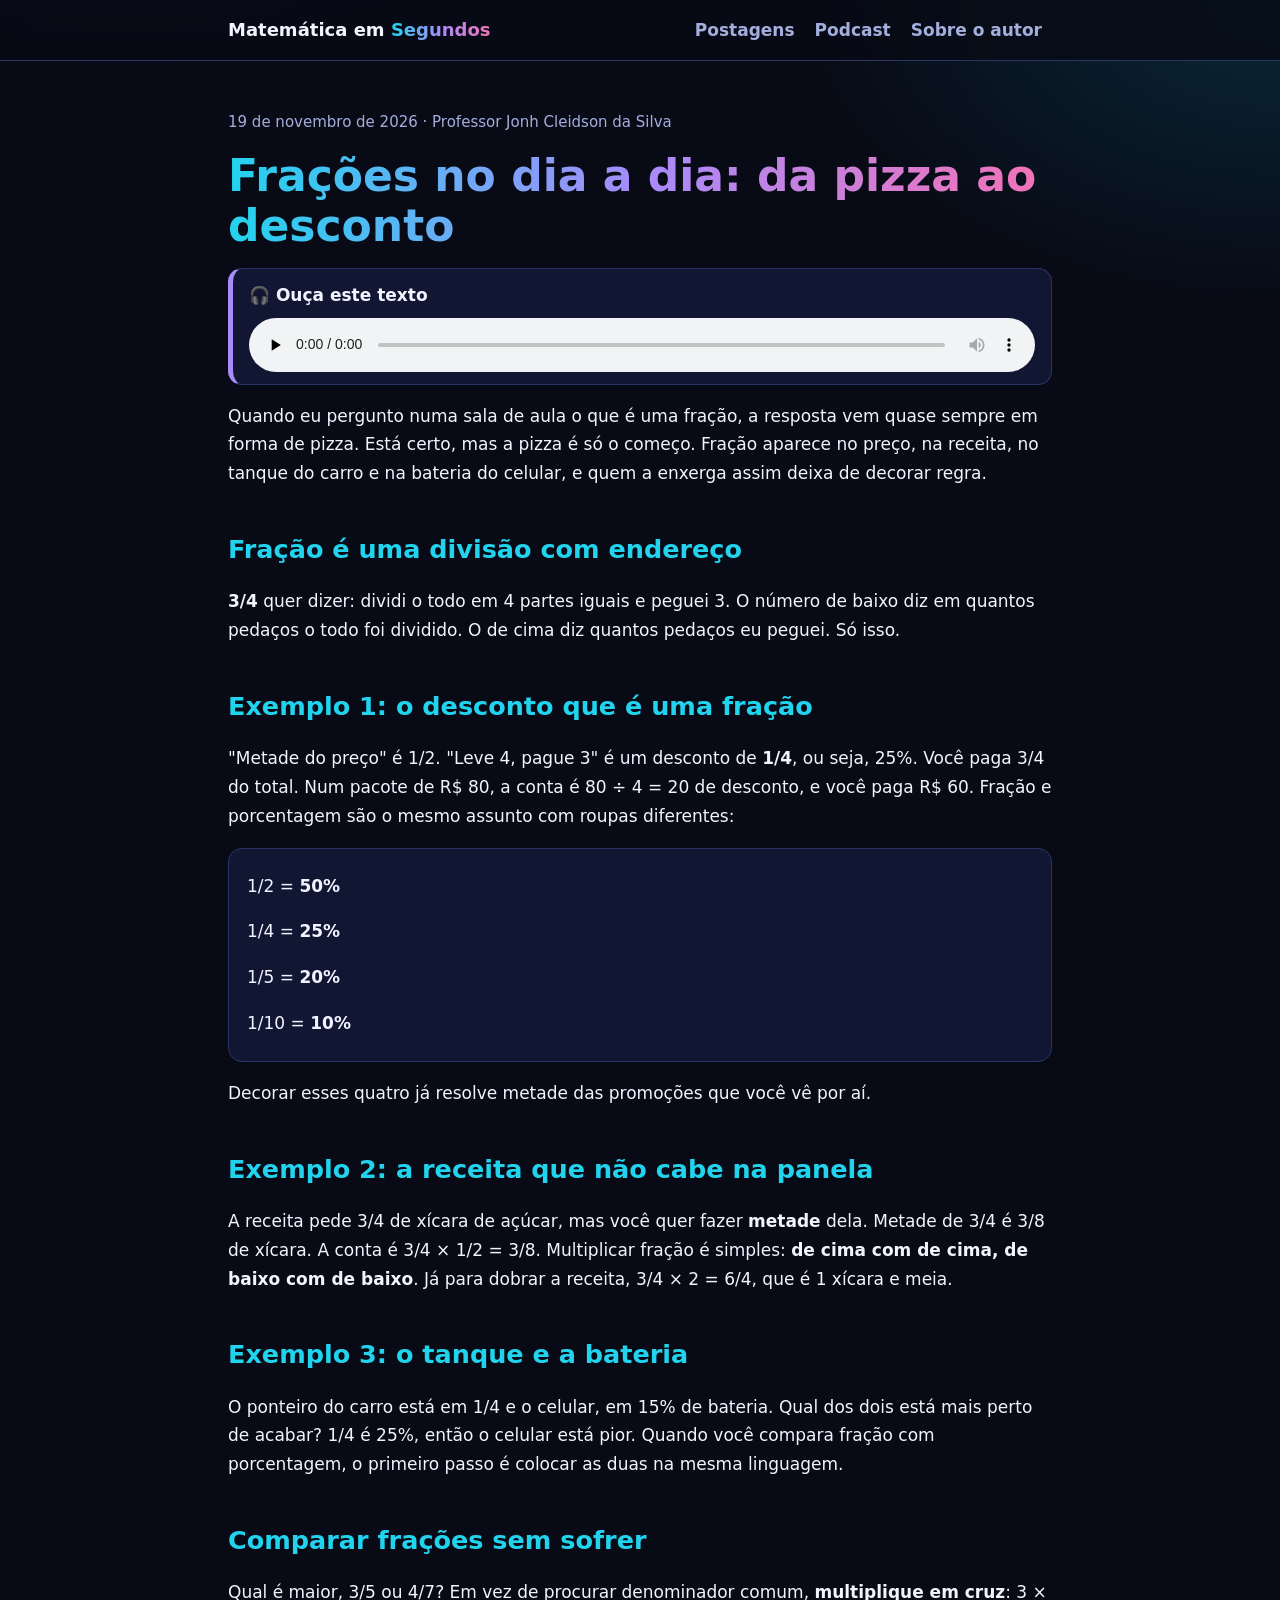
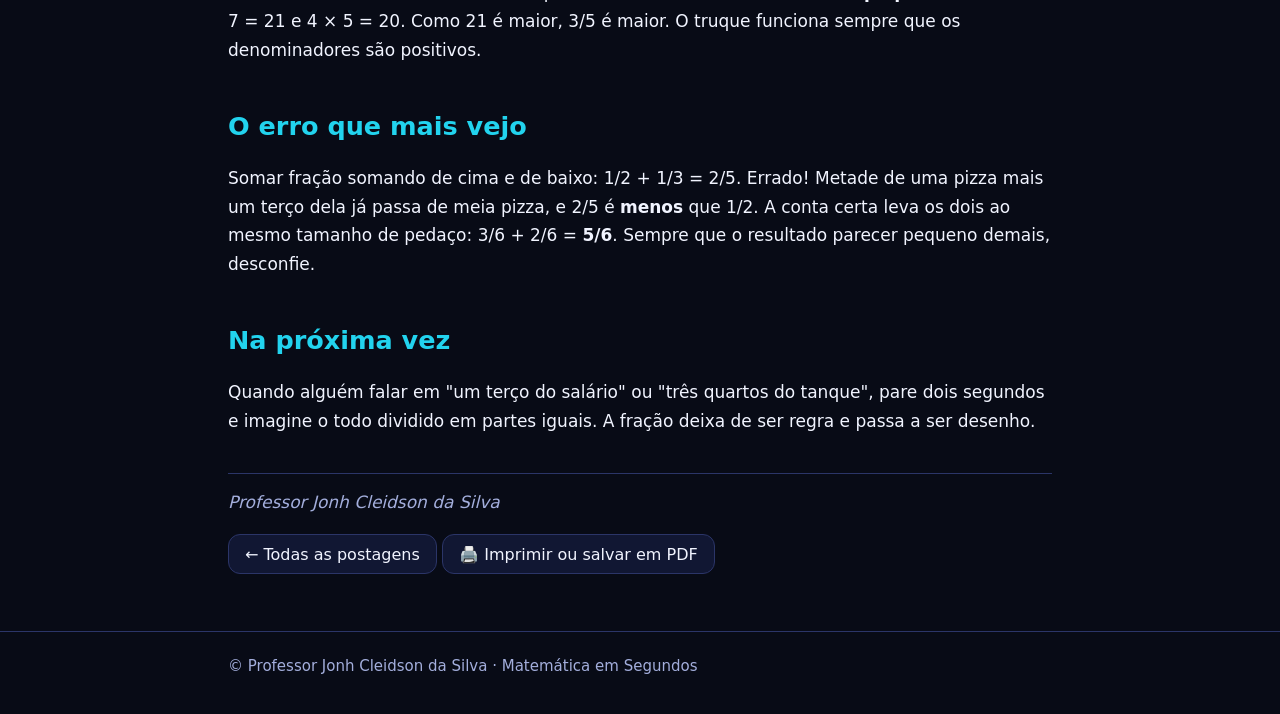
<file: posts/2026-11-19-fracoes-no-dia-a-dia.html>
<!doctype html>
<html lang="pt-BR">
<head>
<meta charset="utf-8">
<meta name="viewport" content="width=device-width, initial-scale=1">
<title>Frações no dia a dia: da pizza ao desconto · Matemática em Segundos</title>
<meta name="description" content="Fração no desconto, na receita, no tanque e na bateria do celular. Exemplos do dia a dia e o erro que mais vejo ao somar frações.">
<link rel="canonical" href="https://matematicaemsegundos.github.io/posts/2026-11-19-fracoes-no-dia-a-dia.html">
<meta property="og:type" content="article">
<meta property="og:locale" content="pt_BR">
<meta property="og:site_name" content="Matemática em Segundos">
<meta property="og:title" content="Frações no dia a dia: da pizza ao desconto · Matemática em Segundos">
<meta property="og:description" content="Fração no desconto, na receita, no tanque e na bateria do celular. Exemplos do dia a dia e o erro que mais vejo ao somar frações.">
<meta property="og:url" content="https://matematicaemsegundos.github.io/posts/2026-11-19-fracoes-no-dia-a-dia.html">
<meta name="twitter:card" content="summary">
<script type="application/ld+json">{"@context": "https://schema.org", "@type": "Article", "headline": "Frações no dia a dia: da pizza ao desconto", "description": "Fração no desconto, na receita, no tanque e na bateria do celular. Exemplos do dia a dia e o erro que mais vejo ao somar frações.", "inLanguage": "pt-BR", "datePublished": "2026-11-19", "author": {"@type": "Person", "name": "Professor Jonh Cleidson da Silva"}, "publisher": {"@type": "Organization", "name": "Matemática em Segundos"}, "mainEntityOfPage": "https://matematicaemsegundos.github.io/posts/2026-11-19-fracoes-no-dia-a-dia.html"}</script>
<link rel="stylesheet" href="../assets/style.css">
</head>
<body>
<header class="top"><div class="wrap">
<a class="brand" href="../">Matemática em <b>Segundos</b></a>
<nav><a href="../">Postagens</a><a href="../podcast.html">Podcast</a><a href="../sobre.html">Sobre o autor</a></nav>
</div></header>
<main class="wrap"><article>
<p class="meta">19 de novembro de 2026 · Professor Jonh Cleidson da Silva</p>
<h1>Frações no dia a dia: da pizza ao desconto</h1>
<div class="player" style="--c:var(--vi)"><b>🎧 Ouça este texto</b><audio controls preload="none" src="../assets/audio/2026-11-19-fracoes-no-dia-a-dia.mp3"></audio></div>


<p>Quando eu pergunto numa sala de aula o que é uma fração, a resposta vem quase sempre em forma de pizza. Está certo, mas a pizza é só o começo. Fração aparece no preço, na receita, no tanque do carro e na bateria do celular, e quem a enxerga assim deixa de decorar regra.</p>

<h2>Fração é uma divisão com endereço</h2>
<p><strong>3/4</strong> quer dizer: dividi o todo em 4 partes iguais e peguei 3. O número de baixo diz em quantos pedaços o todo foi dividido. O de cima diz quantos pedaços eu peguei. Só isso.</p>

<h2>Exemplo 1: o desconto que é uma fração</h2>
<p>"Metade do preço" é 1/2. "Leve 4, pague 3" é um desconto de <strong>1/4</strong>, ou seja, 25%. Você paga 3/4 do total. Num pacote de R$ 80, a conta é 80 ÷ 4 = 20 de desconto, e você paga R$ 60. Fração e porcentagem são o mesmo assunto com roupas diferentes:</p>
<div class="ex">
<p>1/2 = <strong>50%</strong></p>
<p>1/4 = <strong>25%</strong></p>
<p>1/5 = <strong>20%</strong></p>
<p>1/10 = <strong>10%</strong></p>
</div>
<p>Decorar esses quatro já resolve metade das promoções que você vê por aí.</p>

<h2>Exemplo 2: a receita que não cabe na panela</h2>
<p>A receita pede 3/4 de xícara de açúcar, mas você quer fazer <strong>metade</strong> dela. Metade de 3/4 é 3/8 de xícara. A conta é 3/4 × 1/2 = 3/8. Multiplicar fração é simples: <strong>de cima com de cima, de baixo com de baixo</strong>. Já para dobrar a receita, 3/4 × 2 = 6/4, que é 1 xícara e meia.</p>

<h2>Exemplo 3: o tanque e a bateria</h2>
<p>O ponteiro do carro está em 1/4 e o celular, em 15% de bateria. Qual dos dois está mais perto de acabar? 1/4 é 25%, então o celular está pior. Quando você compara fração com porcentagem, o primeiro passo é colocar as duas na mesma linguagem.</p>

<h2>Comparar frações sem sofrer</h2>
<p>Qual é maior, 3/5 ou 4/7? Em vez de procurar denominador comum, <strong>multiplique em cruz</strong>: 3 × 7 = 21 e 4 × 5 = 20. Como 21 é maior, 3/5 é maior. O truque funciona sempre que os denominadores são positivos.</p>

<h2>O erro que mais vejo</h2>
<p>Somar fração somando de cima e de baixo: 1/2 + 1/3 = 2/5. Errado! Metade de uma pizza mais um terço dela já passa de meia pizza, e 2/5 é <strong>menos</strong> que 1/2. A conta certa leva os dois ao mesmo tamanho de pedaço: 3/6 + 2/6 = <strong>5/6</strong>. Sempre que o resultado parecer pequeno demais, desconfie.</p>

<h2>Na próxima vez</h2>
<p>Quando alguém falar em "um terço do salário" ou "três quartos do tanque", pare dois segundos e imagine o todo dividido em partes iguais. A fração deixa de ser regra e passa a ser desenho.</p>

<p class="sig">Professor Jonh Cleidson da Silva</p>
<p class="noprint"><a class="btn" href="../">← Todas as postagens</a> <button class="btn" onclick="window.print()">🖨️ Imprimir ou salvar em PDF</button></p>
</article></main>
<footer><div class="wrap">© Professor Jonh Cleidson da Silva · Matemática em Segundos</div></footer>
</body>
</html>
</file>
<file: assets/style.css>
:root{--bg:#080b16;--panel:#111733;--panel2:#171f45;--line:#2b3568;--tx:#f1f4ff;--mut:#a3aedc;
--cy:#22d3ee;--vi:#a78bfa;--pk:#f472b6;--li:#a3e635;--ye:#fde047;--c:var(--cy)}
*{box-sizing:border-box}
html{-webkit-text-size-adjust:100%}
body{margin:0;overflow-x:hidden;color:var(--tx);-webkit-tap-highlight-color:transparent;
font:17px/1.7 ui-rounded,system-ui,-apple-system,"Segoe UI",sans-serif;
background:radial-gradient(900px 500px at 10% -10%,#2a1b6b55,transparent 60%),radial-gradient(800px 500px at 100% 0,#0e749044,transparent 60%),var(--bg);min-height:100vh}
a{color:var(--cy)}
.wrap{max-width:860px;margin:0 auto;padding:0 18px;min-width:0}
header.top{position:sticky;top:0;z-index:5;background:#080b16cc;-webkit-backdrop-filter:blur(10px);backdrop-filter:blur(10px);border-bottom:1px solid var(--line)}
header.top .wrap{display:flex;gap:14px;align-items:center;justify-content:space-between;flex-wrap:wrap;padding-top:10px;padding-bottom:10px}
.brand{font-weight:800;text-decoration:none;color:var(--tx);font-size:18px}
.brand b{background:linear-gradient(90deg,var(--cy),var(--vi),var(--pk));-webkit-background-clip:text;background-clip:text;color:transparent}
nav a{display:inline-flex;align-items:center;min-height:40px;padding:0 10px;color:var(--mut);text-decoration:none;font-weight:600}
nav a:hover{color:var(--tx)}
h1{font-size:clamp(28px,6vw,44px);line-height:1.15;margin:.2em 0 .3em;overflow-wrap:anywhere;
background:linear-gradient(90deg,var(--cy),var(--vi),var(--pk));-webkit-background-clip:text;background-clip:text;color:transparent}
/* Movimento no título da página inicial e na marca do topo */
.hero h1,.brand b{background:linear-gradient(90deg,var(--cy),var(--vi),var(--pk),var(--ye),var(--li),var(--cy));background-size:250% 100%;-webkit-background-clip:text;background-clip:text;color:transparent;animation:fluxo 9s linear infinite}
.hero h1{display:inline-block;animation:fluxo 9s linear infinite,flutua 5s ease-in-out infinite;filter:drop-shadow(0 0 18px #22d3ee33)}
.hero{position:relative;overflow:hidden}
.hero::before{content:"π  ∑  √  ∞  ÷  ×  %";position:absolute;right:-10px;top:6px;font-size:clamp(22px,5vw,34px);letter-spacing:.35em;white-space:nowrap;color:var(--vi);opacity:.18;pointer-events:none;animation:deriva 14s ease-in-out infinite alternate}
.hero p{position:relative}
@keyframes fluxo{to{background-position:250% 0}}
@keyframes flutua{0%,100%{transform:translateY(0)}50%{transform:translateY(-5px)}}
@keyframes deriva{from{transform:translateX(30px)}to{transform:translateX(-40px)}}
@media (prefers-reduced-motion:reduce){.hero h1,.brand b,.hero::before{animation:none}}
h2{color:var(--c);margin-top:1.8em;line-height:1.25}
p{overflow-wrap:anywhere}
.hero{padding:44px 0 18px}
.hero p{color:var(--mut);font-size:19px;max-width:640px}
.grid{display:grid;grid-template-columns:repeat(auto-fill,minmax(min(280px,100%),1fr));gap:16px;padding:10px 0 40px}
.card{min-width:0;background:var(--panel);border:1px solid var(--line);border-top:4px solid var(--c);border-radius:16px;padding:18px;text-decoration:none;color:var(--tx);display:block;transition:transform .15s}
.card:hover{transform:translateY(-3px)}
.card small{color:var(--c);font-weight:700;letter-spacing:.04em;text-transform:uppercase}
.card h3{margin:.3em 0;color:var(--c);line-height:1.25;overflow-wrap:anywhere}
.card p{margin:0;color:var(--mut);font-size:15px;line-height:1.55}
.empty{color:var(--mut);padding:30px 0}
article{padding:34px 0 40px}
.meta{color:var(--mut);font-size:15px}
.resp{background:var(--panel2);border:1px solid var(--line);border-left:5px solid var(--li);border-radius:14px;padding:14px 18px;margin:20px 0}
.resp b{color:var(--li)}
.ex{background:var(--panel);border:1px solid var(--line);border-radius:14px;padding:6px 18px;margin:16px 0}
.sig{margin-top:2.2em;padding-top:14px;border-top:1px solid var(--line);color:var(--mut);font-style:italic}
.btn{display:inline-flex;align-items:center;min-height:40px;padding:0 16px;border-radius:12px;border:1px solid var(--line);background:var(--panel);color:var(--tx);font:inherit;font-size:16px;cursor:pointer;text-decoration:none}
.player{background:var(--panel);border:1px solid var(--line);border-left:5px solid var(--c,var(--cy));border-radius:14px;padding:12px 16px;margin:16px 0}
.player b{display:block;margin-bottom:8px}
audio{display:block;width:100%;max-width:100%;min-height:40px;margin-top:10px}
.player audio{margin-top:0}
footer{border-top:1px solid var(--line);color:var(--mut);padding:22px 0 34px;font-size:15px}
@media(max-width:640px){body{font-size:16px;background-attachment:scroll}.hero{padding-top:28px}}
@media(max-width:360px){.grid{grid-template-columns:minmax(0,1fr)}}
@page{size:A4;margin:12mm}
@media print{.hero h1,.brand b,.hero::before{animation:none}.hero::before{display:none}
:root{--bg:#fff;--panel:#fff;--panel2:#f4f4f4;--line:#bbb;--tx:#111;--mut:#444;--c:#0a5}
body{background:#fff;font-size:12pt}header.top,.noprint,footer{display:none}
h1{color:#111;background:none;-webkit-background-clip:initial;background-clip:initial}
.card,.resp,.ex,.player{break-inside:avoid}audio,.player{display:none}}
</file>
